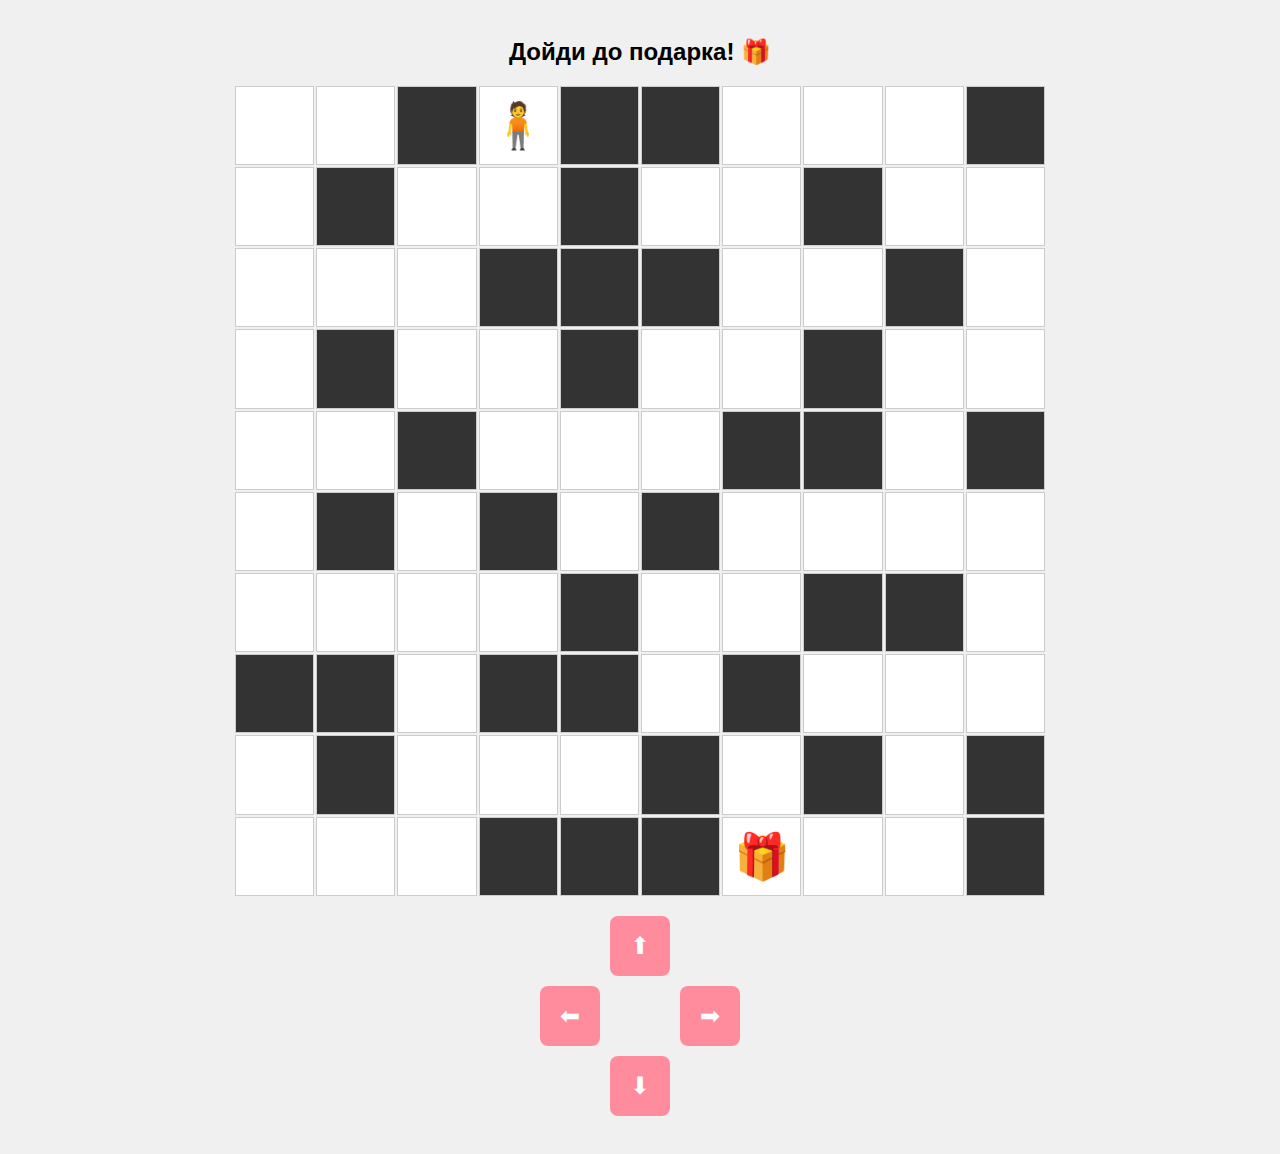
<file: first-game.html>
<!DOCTYPE html>
<html lang="ru">
	<head>
		<meta name="viewport" content="width=device-width, initial-scale=1" />
		<meta charset="UTF-8" />
		<title>Мини-лабиринт</title>
		<style>
			body {
				font-family: sans-serif;
				text-align: center;
				background-color: #f0f0f0;
				padding: 10px;
			}

			.grid {
				display: grid;
				grid-template-columns: repeat(10, 1fr);
				grid-template-rows: repeat(10, 1fr);
				gap: 2px;
				width: 90vmin;
				height: 90vmin;
				margin: 0 auto 20px;
			}

			.cell {
				background-color: #fff;
				border: 1px solid #ccc;
				font-size: 5vmin;
				display: flex;
				justify-content: center;
				align-items: center;
			}

			.wall {
				background-color: #333;
			}

			.joystick {
				display: grid;
				grid-template-columns: 60px 60px 60px;
				grid-template-rows: 60px 60px 60px;
				gap: 10px;
				justify-content: center;
				margin: 20px auto;
			}

			.joy-btn {
				font-size: 24px;
				padding: 10px;
				background-color: #ff8c9d;
				color: white;
				border: none;
				border-radius: 8px;
				cursor: pointer;
			}

			.joy-btn:active {
				background-color: #ff6b81;
			}

			#nextBtn {
				display: none;
				margin-top: 20px;
				padding: 10px 20px;
				background-color: #4caf50;
				color: white;
				border: none;
				font-size: 18px;
				border-radius: 8px;
				cursor: pointer;
			}
		</style>
	</head>
	<body>
		<h2>Дойди до подарка! 🎁</h2>

		<div class="grid" id="grid"></div>

		<div class="joystick">
			<div></div>
			<button class="joy-btn" onclick="move('up')">⬆</button>
			<div></div>
			<button class="joy-btn" onclick="move('left')">⬅</button>
			<div></div>
			<button class="joy-btn" onclick="move('right')">➡</button>
			<div></div>
			<button class="joy-btn" onclick="move('down')">⬇</button>
			<div></div>
		</div>

		<button id="nextBtn" onclick="window.location.href='guess-num.html'">
			Продолжить 🎉
		</button>
		<script>
			const gridSize = 10
			let playerPos = { x: 3, y: 0 }
			const giftPos = { x: 6, y: 9 }

			const path = new Set([
				// строка 0
				'0-0',
				'1-0',
				'3-0',
				'6-0',
				'7-0',
				'8-0',
				// строка 1
				'0-1',
				'2-1',
				'3-1',
				'5-1',
				'6-1',
				'8-1',
				'9-1',
				// строка 2
				'0-2',
				'1-2',
				'2-2',
				'6-2',
				'7-2',
				'9-2',
				// строка 3
				'0-3',
				'2-3',
				'3-3',
				'5-3',
				'6-3',
				'8-3',
				'9-3',
				// строка 4
				'0-4',
				'1-4',
				'3-4',
				'4-4',
				'5-4',
				'8-4',
				// строка 5
				'0-5',
				'2-5',
				'4-5',
				'6-5',
				'7-5',
				'8-5',
				'9-5',
				// строка 6
				'0-6',
				'1-6',
				'2-6',
				'3-6',
				'5-6',
				'6-6',
				'9-6',
				// строка 7
				'2-7',

				'5-7',
				'7-7',
				'8-7',
				'9-7',
				// строка 8
				'0-8',
				'2-8',
				'3-8',
				'4-8',
				'6-8',
				'8-8',
				// строка 9
				'0-9',
				'1-9',
				'2-9',
				'6-9',
				'7-9',
				'8-9',
			])

			function isWall(x, y) {
				return !path.has(`${x}-${y}`)
			}

			function createGrid() {
				const grid = document.getElementById('grid')
				grid.innerHTML = ''

				for (let y = 0; y < gridSize; y++) {
					for (let x = 0; x < gridSize; x++) {
						const cell = document.createElement('div')
						cell.classList.add('cell')

						if (isWall(x, y)) {
							cell.classList.add('wall')
						} else if (playerPos.x === x && playerPos.y === y) {
							cell.textContent = '🧍'
						} else if (giftPos.x === x && giftPos.y === y) {
							cell.textContent = '🎁'
						}

						grid.appendChild(cell)
					}
				}
			}

			function move(direction) {
				const next = { ...playerPos }
				if (direction === 'up') next.y--
				if (direction === 'down') next.y++
				if (direction === 'left') next.x--
				if (direction === 'right') next.x++

				if (
					next.x >= 0 &&
					next.x < gridSize &&
					next.y >= 0 &&
					next.y < gridSize &&
					!isWall(next.x, next.y)
				) {
					playerPos = next
					createGrid()
					checkWin()
				}
			}

			function checkWin() {
				if (playerPos.x === giftPos.x && playerPos.y === giftPos.y) {
					document.getElementById('nextBtn').style.display = 'inline-block'
					alert('Ты нашла подарок! 🎁🥳')
				}
			}

			createGrid()
		</script>
	</body>
</html>
</file>
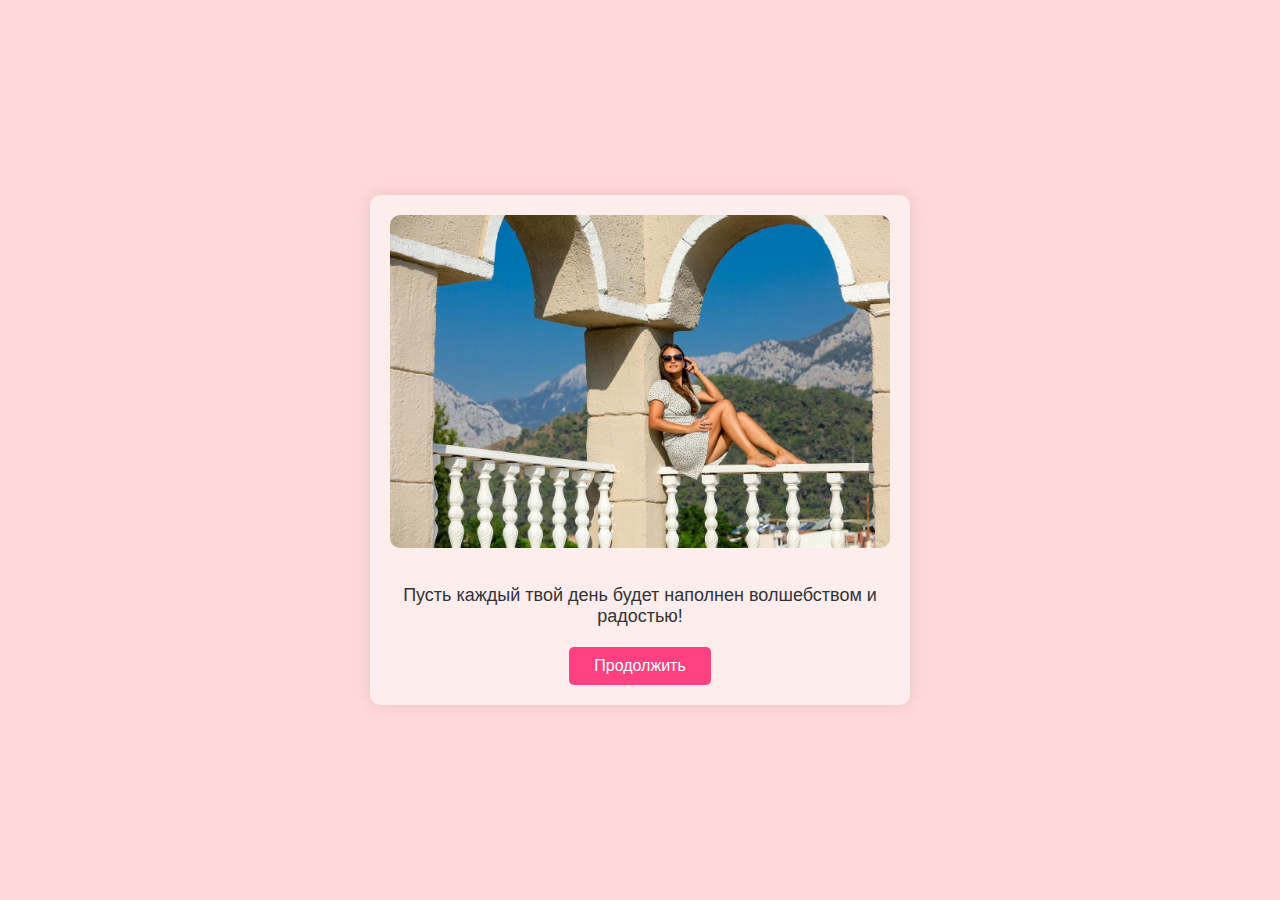
<file: gallery.html>
<!DOCTYPE html>
<html lang="ru">
	<head>
		<meta charset="UTF-8" />
		<meta name="viewport" content="width=device-width, initial-scale=1.0" />
		<title>Фотогалерея-поздравление</title>
		<style>
			body {
				margin: 0;
				padding: 0;
				font-family: sans-serif;
				background: #ffd9d9;
				display: flex;
				justify-content: center;
				align-items: center;
				min-height: 100vh;
			}

			main {
				text-align: center;
				padding: 20px;
				background: #fdeded;
				border-radius: 10px;
				box-shadow: 0 0 15px rgba(0, 0, 0, 0.1);
				max-width: 500px;
				width: 90%;
			}

			img {
				width: 100%;
				height: auto;
				border-radius: 10px;
				margin-bottom: 15px;
			}

			p {
				font-size: 18px;
				color: #333;
				margin-bottom: 20px;
			}

			button {
				padding: 10px 25px;
				font-size: 16px;
				background-color: #ff4081;
				color: white;
				border: none;
				border-radius: 5px;
				cursor: pointer;
				transition: background-color 0.3s;
			}

			button:hover {
				background-color: #e73370;
			}
		</style>
	</head>
	<body>
		<main>
			<img id="random-image" src="" alt="Поздравление" />
			<p id="random-text"></p>
			<button onclick="showRandom()">Продолжить</button>
		</main>

		<script>
			const images = [
				'assets/images/photo1.jpg',
				'assets/images/photo2.jpg',
				'assets/images/photo3.jpg',
				'assets/images/photo4.jpg',
				'assets/images/photo5.jpg',
				'assets/images/photo6.jpg',
				'assets/images/photo7.jpg',
				'assets/images/photo8.jpg',
				'assets/images/photo9.jpg',
				'assets/images/photo10.jpg',
				'assets/images/photo11.jpg',
				'assets/images/photo12.jpg',
				'assets/images/photo13.jpg',
				'assets/images/photo14.jpg',
				'assets/images/photo15.jpg',
				'assets/images/photo16.jpg',
				'assets/images/photo17.jpg',
				'assets/images/photo18.jpg',
				'assets/images/photo19.jpg',
				'assets/images/photo20.jpg',
				'assets/images/photo21.jpg',
				'assets/images/photo22.jpg',
				'assets/images/photo23.jpg',
				'assets/images/photo24.jpg',
				'assets/images/photo25.jpg',
				'assets/images/photo26.jpg',
				'assets/images/photo27.jpg',
				'assets/images/photo28.jpg',
				'assets/images/photo29.jpg',
				'assets/images/photo30.jpg',
				'assets/images/photo31.jpg',
				'assets/images/photo32.jpg',
				'assets/images/photo33.jpg',
				'assets/images/photo34.jpg',
				'assets/images/photo35.jpg',
				'assets/images/photo36.jpg',
				'assets/images/photo37.jpg',
				'assets/images/photo38.jpg',
				'assets/images/photo39.jpg',
				'assets/images/photo40.jpg',
				'assets/images/photo41.jpg',
				'assets/images/photo42.jpg',
				'assets/images/photo43.jpg',
				'assets/images/photo44.jpg',
				'assets/images/photo45.jpg',
				'assets/images/photo46.jpg',
				'assets/images/photo47.jpg',
				'assets/images/photo48.jpg',
				'assets/images/photo49.jpg',
				'assets/images/photo50.jpg',
				'assets/images/photo51.jpg',
				'assets/images/photo52.jpg',
				'assets/images/photo53.jpg',
				'assets/images/photo54.jpg',
				'assets/images/photo55.jpg',
				'assets/images/photo56.jpg',
				'assets/images/photo57.jpg',
				'assets/images/photo58.jpg',
				'assets/images/photo59.jpg',
				'assets/images/photo60.jpg',
				'assets/images/photo61.jpg',
				'assets/images/photo62.jpg',
				'assets/images/photo63.jpg',
				'assets/images/photo64.jpg',
				'assets/images/photo65.jpg',
				'assets/images/photo66.jpg',
				'assets/images/photo67.jpg',
				'assets/images/photo68.jpg',
				'assets/images/photo69.jpg',
				'assets/images/photo70.jpg',
				'assets/images/photo71.jpg',
				'assets/images/photo72.jpg',
				'assets/images/photo73.jpg',
				'assets/images/photo74.jpg',
				'assets/images/photo75.jpg',
				'assets/images/photo76.jpg',
			]

			const texts = [
				'Ты самая добрая и светлая, люблю тебя!',
				'Пусть сбудется всё, о чём ты мечтаешь!',
				'Оставайся такой же весёлой и неповторимой!',
				'Ты делаешь этот мир ярче одним только присутствием!',
				'Твоя улыбка — мой главный источник вдохновения!',
				'Ты невероятно талантливая и красивая!',
				'С тобой каждый день становится праздником!',
				'Ты — чудо, которое случилось в моей жизни!',
				'Пусть жизнь приносит тебе только радость и любовь!',
				'Ты умеешь согревать сердца своей добротой!',
				'Я благодарен судьбе за то, что ты есть!',
				'Ты — источник света, тепла и счастья!',
				'Пусть каждый твой день будет наполнен магией!',
				'Ты умеешь быть сильной и нежной одновременно!',
				'Твоя энергия вдохновляет и окрыляет!',
				'Ты всегда знаешь, как поддержать и подарить тепло!',
				'Ты заслуживаешь только самого лучшего!',
				'Ты удивительная, неповторимая, настоящая!',
				'Пусть твоя душа поёт от счастья!',
				'Ты умеешь превращать обычные моменты в сказку!',
				'С тобой всё становится возможным!',
				'Ты даришь любовь просто так — и это чудо!',
				'Спасибо за твою доброту, нежность и свет!',
				'Ты — самое доброе и светлое создание на этой планете, обожаю тебя!',
				'Пусть каждая твоя мечта исполнится, как по волшебству!',
				'Оставайся такой же лучезарной, жизнерадостной и уникальной!',
				'Твоё присутствие делает любой день в разы прекраснее!',
				'Твоя улыбка — как луч солнца в пасмурный день!',
				'Ты сочетаешь в себе столько талантов и красоты — это восхищает!',
				'С тобой даже обычный вечер превращается в праздник!',
				'Ты — самое настоящее чудо, подаренное мне судьбой!',
				'Пусть твоя жизнь будет наполнена только счастьем и любовью!',
				'Ты умеешь согревать душу одним только словом!',
				'Я бесконечно благодарен вселенной за то, что ты в моей жизни!',
				'Ты — воплощение тепла, света и нежности!',
				'Пусть каждый твой день будет наполнен волшебством и радостью!',
				'Ты умеешь быть одновременно сильной, как скала, и нежной, как весенний ветерок!',
				'Твоя энергия заряжает позитивом всех вокруг!',
				'Ты всегда знаешь, как поддержать и подарить ощущение дома!',
				'Ты заслуживаешь всего самого прекрасного, что есть в этом мире!',
				'Ты — удивительное, неповторимое и самое настоящее чудо!',
				'Пусть твоя душа всегда поёт от счастья!',
				'Ты умеешь превращать даже рутину в сказочные моменты!',
				'С тобой я верю, что невозможного — не существует!',
				'Ты даришь любовь так легко и естественно — это бесценно!',
				'Спасибо тебе за твою безграничную доброту и свет, который ты несёшь!',
			]

			function showRandom() {
				const img = document.getElementById('random-image')
				const txt = document.getElementById('random-text')

				const randomImg = images[Math.floor(Math.random() * images.length)]
				const randomText = texts[Math.floor(Math.random() * texts.length)]

				img.src = randomImg
				txt.textContent = randomText
			}

			// Показать что-то при первой загрузке
			window.onload = showRandom
		</script>
	</body>
</html>
</file>
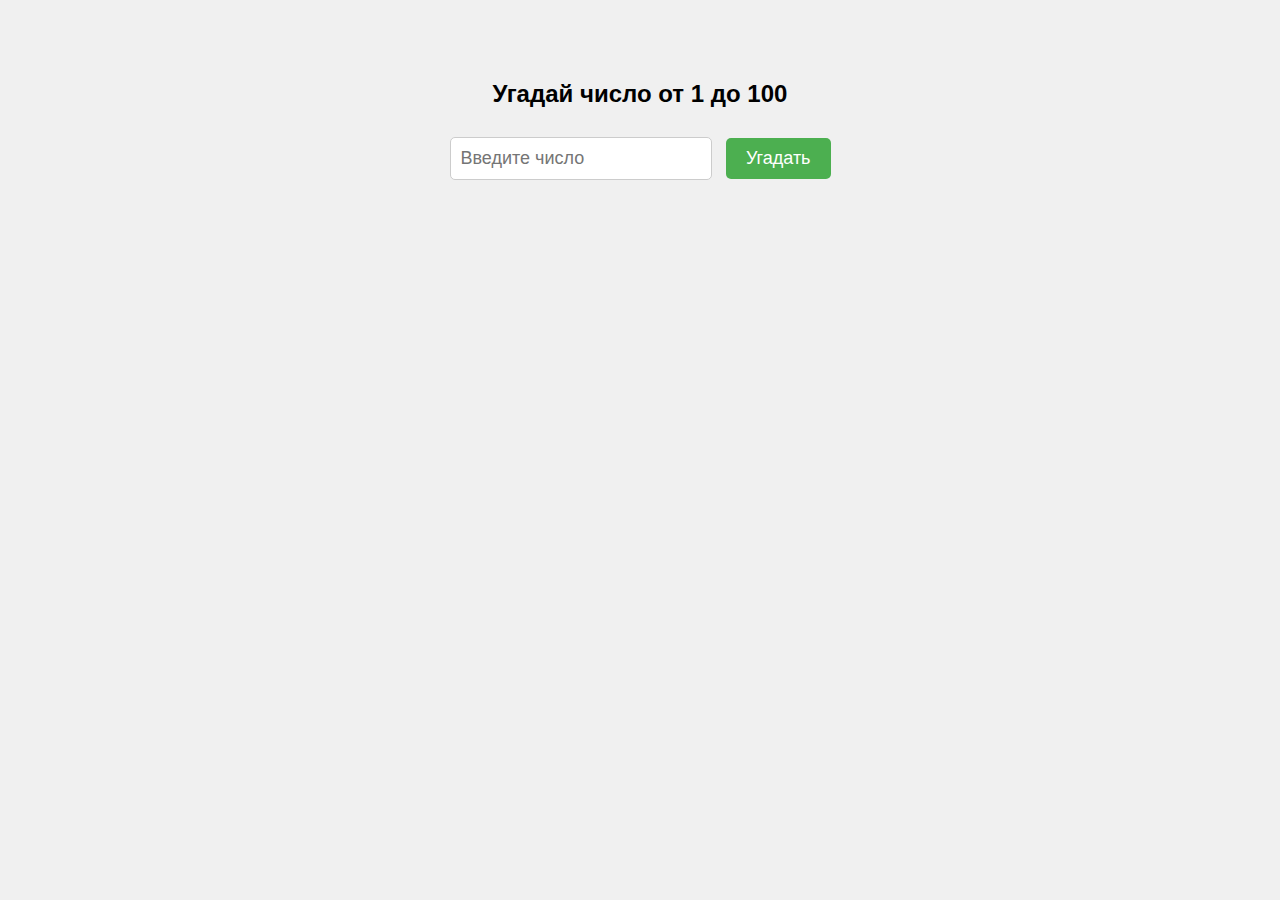
<file: guess-num.html>
<!DOCTYPE html>
<html lang="ru">
	<head>
		<meta charset="UTF-8" />
		<meta name="viewport" content="width=device-width, initial-scale=1" />
		<title>Угадай число</title>
		<style>
			body {
				font-family: Arial, sans-serif;
				max-width: 400px;
				margin: 40px auto;
				padding: 20px;
				background: #f0f0f0;
				text-align: center;
				border-radius: 10px;
			}
			input[type='number'] {
				padding: 10px;
				width: 60%;
				font-size: 18px;
				border-radius: 5px;
				border: 1px solid #ccc;
			}
			button {
				padding: 10px 20px;
				margin-top: 10px;
				font-size: 18px;
				margin-left: 10px;
				cursor: pointer;
				border-radius: 5px;
				border: none;
				background-color: #4caf50;
				color: white;
			}
			button:hover {
				background-color: #45a049;
			}
			#result {
				margin-top: 20px;
				font-size: 20px;
			}
			#attempts {
				margin-top: 10px;
				color: #555;
			}
			#continueBtn {
				margin-top: 20px;
				display: none;
				background-color: #2196f3;
			}
			#continueBtn:hover {
				background-color: #0b7dda;
			}
		</style>
	</head>
	<body>
		<h2>Угадай число от 1 до 100</h2>
		<input
			id="guessInput"
			type="number"
			min="1"
			max="100"
			placeholder="Введите число"
		/>
		<button onclick="checkGuess()">Угадать</button>

		<div id="result"></div>
		<div id="attempts"></div>
		<button
			onclick="restartGame()"
			style="margin-top: 20px; display: none"
			id="restartBtn"
		>
			Начать заново
		</button>
		<button id="continueBtn" onclick="goNextPage()">Продолжить</button>

		<script>
			let secretNumber = Math.floor(Math.random() * 100) + 1
			let attempts = 0
			const guessInput = document.getElementById('guessInput')
			const result = document.getElementById('result')
			const attemptsDiv = document.getElementById('attempts')
			const restartBtn = document.getElementById('restartBtn')
			const continueBtn = document.getElementById('continueBtn')

			function checkGuess() {
				const guess = Number(guessInput.value)
				if (!guess || guess < 1 || guess > 100) {
					result.textContent = 'Введите число от 1 до 100!'
					result.style.color = 'red'
					return
				}
				attempts++
				if (guess === secretNumber) {
					result.textContent = `Поздравляем! Вы угадали число ${secretNumber} за ${attempts} попыток.`
					result.style.color = 'green'
					guessInput.disabled = true
					restartBtn.style.display = 'inline-block'
					continueBtn.style.display = 'inline-block'
				} else if (guess < secretNumber) {
					result.textContent = 'Загаданное число больше.'
					result.style.color = 'black'
				} else {
					result.textContent = 'Загаданное число меньше.'
					result.style.color = 'black'
				}
				attemptsDiv.textContent = `Попыток: ${attempts}`
				guessInput.value = ''
				guessInput.focus()
			}

			function restartGame() {
				secretNumber = Math.floor(Math.random() * 100) + 1
				attempts = 0
				result.textContent = ''
				attemptsDiv.textContent = ''
				guessInput.disabled = false
				guessInput.value = ''
				guessInput.focus()
				restartBtn.style.display = 'none'
				continueBtn.style.display = 'none'
			}

			function goNextPage() {
				// Здесь укажи нужный URL страницы для перехода
				window.location.href = 'tetris.html'
			}
		</script>
	</body>
</html>
</file>
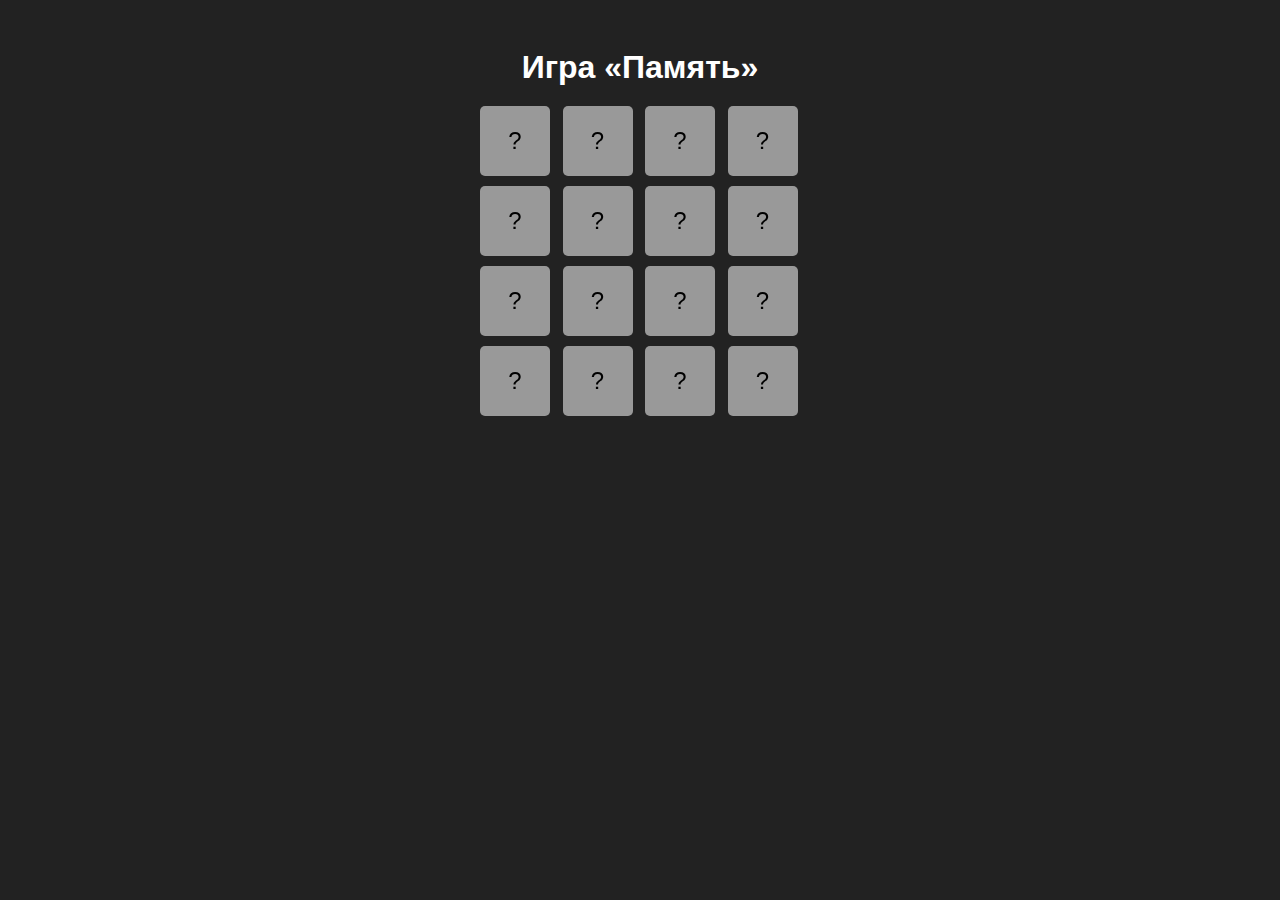
<file: memory.html>
<!DOCTYPE html>
<html lang="ru">
	<head>
		<meta charset="UTF-8" />
		<meta name="viewport" content="width=device-width, initial-scale=1.0" />
		<title>Игра Память</title>
		<style>
			body {
				font-family: sans-serif;
				background: #222;
				color: white;
				text-align: center;
				padding: 20px;
			}

			h1 {
				margin-bottom: 20px;
			}

			.memory-game {
				width: 320px;
				margin: 0 auto;
				display: grid;
				grid-template-columns: repeat(4, 1fr);
				gap: 10px;
			}

			.memory-card {
				width: 70px;
				height: 70px;
				position: relative;
				perspective: 1000px; /* нужно для 3D вращения */
			}

			.card-inner {
				width: 100%;
				height: 100%;
				position: relative;
				transition: transform 0.5s;
				transform-style: preserve-3d;
			}

			.memory-card.flip .card-inner {
				transform: rotateY(180deg);
			}

			.front-face,
			.back-face {
				position: absolute;
				width: 100%;
				height: 100%;
				backface-visibility: hidden;
				border-radius: 5px;
				top: 0;
				left: 0;
			}

			.front-face {
				transform: rotateY(180deg);
				object-fit: cover;
			}

			.back-face {
				background: #999;
				display: flex;
				align-items: center;
				justify-content: center;
				font-size: 24px;
				color: black;
			}

			#continueBtn {
				display: none;
				margin-top: 20px;
				padding: 10px 20px;
				background: #2196f3;
				color: white;
				border: none;
				border-radius: 5px;
				cursor: pointer;
			}

			#continueBtn:hover {
				background-color: #0b7dda;
			}
			@media screen and (max-width: 360px) {
				body {
					padding: 0;
				}
				.memory-card {
					width: 60px;
					height: 60px;
				}
			}
		</style>
	</head>
	<body>
		<h1>Игра «Память»</h1>
		<div class="memory-game"></div>

		<button id="continueBtn" onclick="goNextPage()">Продолжить</button>

		<script>
			const images = [
				'assets/images/photo4.jpg',
				'assets/images/photo5.jpg',
				'assets/images/photo6.jpg',
				'assets/images/photo7.jpg',
				'assets/images/photo10.jpg',
				'assets/images/photo13.jpg',
				'assets/images/photo15.jpg',
				'assets/images/photo9.jpg',
			]

			const gameContainer = document.querySelector('.memory-game')
			let cards = []
			let hasFlippedCard = false
			let lockBoard = false
			let firstCard, secondCard
			let matchedPairs = 0

			function setupGame() {
				const allImages = [...images, ...images]
				allImages.sort(() => 0.5 - Math.random())

				allImages.forEach(src => {
					const card = document.createElement('div')
					card.classList.add('memory-card')
					card.innerHTML = `
          <div class="card-inner">
            <img src="${src}" class="front-face" />
            <div class="back-face">?</div>
          </div>
            `
					card.addEventListener('click', flipCard)
					gameContainer.appendChild(card)
					cards.push(card)
				})
			}

			function flipCard() {
				if (lockBoard || this === firstCard) return

				this.classList.add('flip')

				if (!hasFlippedCard) {
					hasFlippedCard = true
					firstCard = this
					return
				}

				secondCard = this
				checkForMatch()
			}

			function checkForMatch() {
				const isMatch =
					firstCard.querySelector('img').src ===
					secondCard.querySelector('img').src
				isMatch ? disableCards() : unflipCards()
			}

			function disableCards() {
				firstCard.removeEventListener('click', flipCard)
				secondCard.removeEventListener('click', flipCard)
				resetBoard()

				matchedPairs++
				if (matchedPairs === 8) {
					document.getElementById('continueBtn').style.display = 'inline-block'
					setTimeout(() => alert('Поздравляем! Все пары найдены!'), 300)
				}
			}

			function unflipCards() {
				lockBoard = true
				setTimeout(() => {
					firstCard.classList.remove('flip')
					secondCard.classList.remove('flip')
					resetBoard()
				}, 1000)
			}

			function resetBoard() {
				;[hasFlippedCard, lockBoard] = [false, false]
				;[firstCard, secondCard] = [null, null]
			}

			function goNextPage() {
				window.location.href = 'gallery.html' // замени на нужный URL
			}

			setupGame()
		</script>
	</body>
</html>
</file>
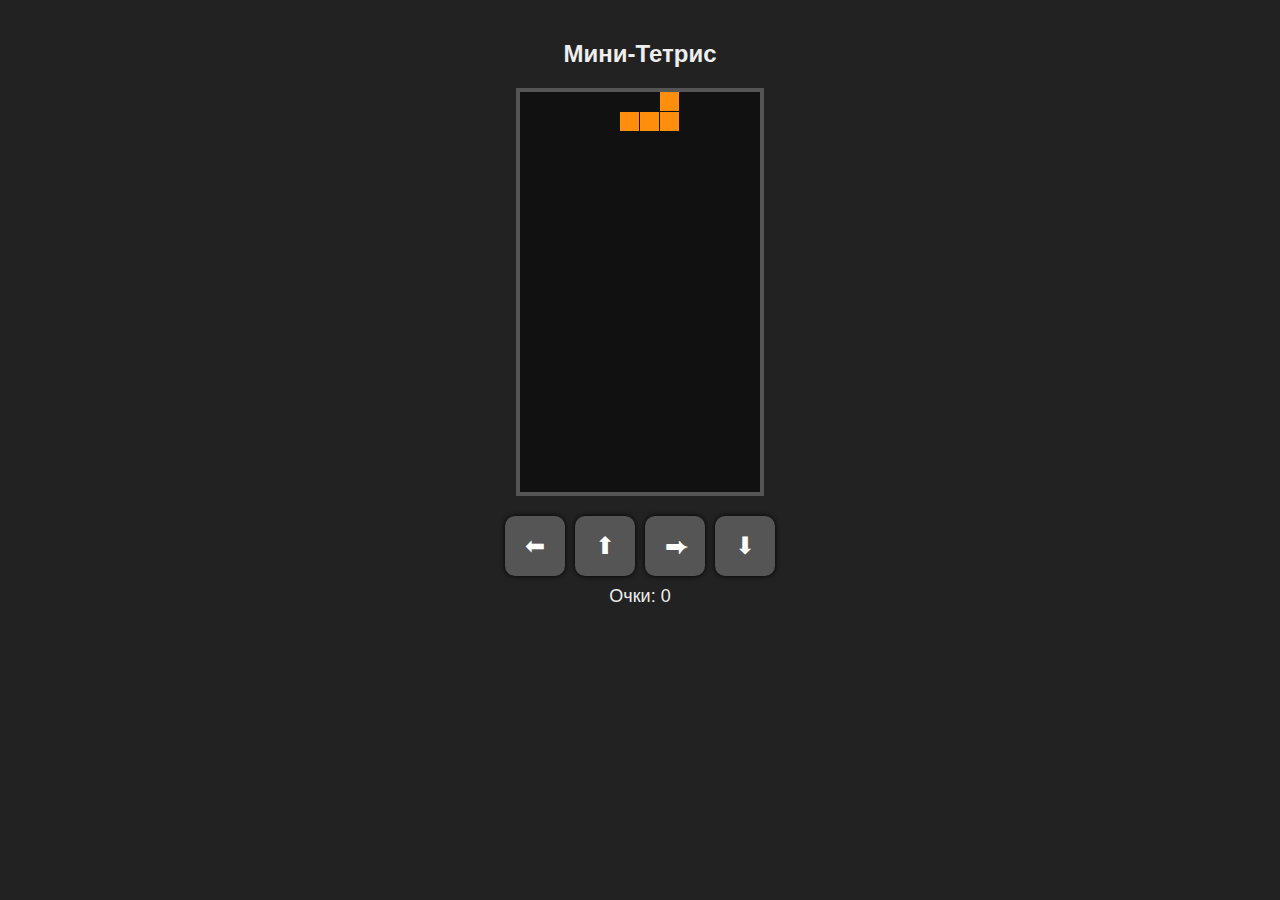
<file: tetris.html>
<!DOCTYPE html>
<html lang="ru">
	<head>
		<meta charset="UTF-8" />
		<meta name="viewport" content="width=device-width, initial-scale=1" />
		<title>Мини-Тетрис</title>
		<style>
			body {
				font-family: Arial, sans-serif;
				text-align: center;
				background: #222;
				color: #eee;
				margin: 0;
				padding: 20px;
			}
			#tetris {
				margin: 20px auto;
				background: #111;
				border: 4px solid #555;
				display: block;
				image-rendering: pixelated;
			}
			#score {
				font-size: 18px;
				margin-top: 10px;
			}
			button#continueBtn {
				display: none;
				padding: 10px 20px;
				font-size: 18px;
				margin-top: 20px;
				cursor: pointer;
				border-radius: 5px;
				border: none;
				background-color: #2196f3;
				color: white;
			}

			button#continueBtn:hover {
				background-color: #0b7dda;
			}

			.mobile-controls {
				display: flex;
				flex-wrap: wrap;
				justify-content: center;
				gap: 10px;
				margin-top: 20px;
			}
			#restartBtn {
				display: none;
				padding: 10px 20px;
				font-size: 18px;
				margin-top: 20px;
				margin-left: 10px;
				cursor: pointer;
				border-radius: 5px;
				border: none;
				background-color: #4caf50;
				color: white;
			}

			#restartBtn:hover {
				background-color: #388e3c;
			}

			.mobile-controls button {
				font-size: 24px;
				padding: 15px 20px;
				border-radius: 10px;
				border: none;
				background-color: #555;
				color: white;
				width: 60px;
				height: 60px;
				box-shadow: 0 0 5px #000;
				cursor: pointer;
				transition: background 0.2s;
			}

			.mobile-controls button:active {
				background-color: #777;
			}
		</style>
	</head>
	<body>
		<h2>Мини-Тетрис</h2>
		<canvas id="tetris" width="240" height="400"></canvas>
		<!-- Джойстик для мобильных -->
		<div class="mobile-controls">
			<button onclick="playerMove(-1)">⬅</button>
			<button onclick="playerRotate(1)">⬆</button>
			<button onclick="playerMove(1)">⮕</button>
			<button onclick="playerDrop()">⬇</button>
		</div>
		<div id="score">Очки: 0</div>
		<button id="continueBtn" onclick="goNextPage()">Продолжить</button>
		<button id="restartBtn" onclick="restartGame()">Начать заново</button>

		<script>
			const canvas = document.getElementById('tetris')
			const ctx = canvas.getContext('2d')
			const scale = 20 // размер квадрата
			const cols = 12
			const rows = 20
			canvas.width = cols * scale
			canvas.height = rows * scale

			// Цвета фигур
			const colors = [
				null,
				'#FF0D72', // Т
				'#0DC2FF', // I
				'#0DFF72', // S
				'#F538FF', // Z
				'#FF8E0D', // L
				'#FFE138', // J
				'#3877FF', // O
			]

			// Фигуры (матрицы)
			const pieces = {
				T: [
					[0, 1, 0],
					[1, 1, 1],
					[0, 0, 0],
				],
				I: [
					[0, 0, 0, 0],
					[2, 2, 2, 2],
					[0, 0, 0, 0],
					[0, 0, 0, 0],
				],
				S: [
					[0, 3, 3],
					[3, 3, 0],
					[0, 0, 0],
				],
				Z: [
					[4, 4, 0],
					[0, 4, 4],
					[0, 0, 0],
				],
				L: [
					[0, 0, 5],
					[5, 5, 5],
					[0, 0, 0],
				],
				J: [
					[6, 0, 0],
					[6, 6, 6],
					[0, 0, 0],
				],
				O: [
					[7, 7],
					[7, 7],
				],
			}

			function createMatrix(w, h) {
				const matrix = []
				while (h--) {
					matrix.push(new Array(w).fill(0))
				}
				return matrix
			}

			// Игровое поле
			const arena = createMatrix(cols, rows)

			// Игрок (фигура)
			const player = {
				pos: { x: 0, y: 0 },
				matrix: null,
				score: 0,
			}

			function drawMatrix(matrix, offset) {
				matrix.forEach((row, y) => {
					row.forEach((value, x) => {
						if (value !== 0) {
							ctx.fillStyle = colors[value]
							ctx.fillRect(
								(x + offset.x) * scale,
								(y + offset.y) * scale,
								scale - 1,
								scale - 1
							)
						}
					})
				})
			}

			function collide(arena, player) {
				const m = player.matrix
				const o = player.pos
				for (let y = 0; y < m.length; ++y) {
					for (let x = 0; x < m[y].length; ++x) {
						if (
							m[y][x] !== 0 &&
							(arena[y + o.y] && arena[y + o.y][x + o.x]) !== 0
						) {
							return true
						}
					}
				}
				return false
			}

			function merge(arena, player) {
				player.matrix.forEach((row, y) => {
					row.forEach((value, x) => {
						if (value !== 0) {
							arena[y + player.pos.y][x + player.pos.x] = value
						}
					})
				})
			}

			function rotate(matrix, dir) {
				for (let y = 0; y < matrix.length; ++y) {
					for (let x = 0; x < y; ++x) {
						;[matrix[x][y], matrix[y][x]] = [matrix[y][x], matrix[x][y]]
					}
				}
				if (dir > 0) {
					matrix.forEach(row => row.reverse())
				} else {
					matrix.reverse()
				}
			}

			function playerReset() {
				const piecesKeys = Object.keys(pieces)
				player.matrix =
					pieces[piecesKeys[(piecesKeys.length * Math.random()) | 0]]
				player.pos.y = 0
				player.pos.x = ((cols / 2) | 0) - ((player.matrix[0].length / 2) | 0)

				if (collide(arena, player)) {
					// Конец игры
					gameOver()
				}
			}

			function arenaSweep() {
				let rowCount = 1
				outer: for (let y = arena.length - 1; y >= 0; --y) {
					for (let x = 0; x < arena[y].length; ++x) {
						if (arena[y][x] === 0) {
							continue outer
						}
					}
					// Удаляем строку
					const row = arena.splice(y, 1)[0].fill(0)
					arena.unshift(row)
					player.score += rowCount * 10
					rowCount *= 2
					y++
				}
			}

			function draw() {
				ctx.fillStyle = '#111'
				ctx.fillRect(0, 0, canvas.width, canvas.height)

				drawMatrix(arena, { x: 0, y: 0 })
				drawMatrix(player.matrix, player.pos)
			}

			let dropCounter = 0
			let dropInterval = 800

			let lastTime = 0

			function update(time = 0) {
				const deltaTime = time - lastTime
				lastTime = time

				dropCounter += deltaTime
				if (dropCounter > dropInterval) {
					playerDrop()
				}
				draw()
				if (!gameEnded) {
					requestAnimationFrame(update)
				}
			}

			function playerDrop() {
				player.pos.y++
				if (collide(arena, player)) {
					player.pos.y--
					merge(arena, player)
					arenaSweep()
					updateScore()
					playerReset()
				}
				dropCounter = 0
			}

			function playerMove(dir) {
				player.pos.x += dir
				if (collide(arena, player)) {
					player.pos.x -= dir
				}
			}

			function playerRotate(dir) {
				const pos = player.pos.x
				let offset = 1
				rotate(player.matrix, dir)
				while (collide(arena, player)) {
					player.pos.x += offset
					offset = -(offset + (offset > 0 ? 1 : -1))
					if (offset > player.matrix[0].length) {
						rotate(player.matrix, -dir)
						player.pos.x = pos
						return
					}
				}
			}

			function updateScore() {
				document.getElementById('score').innerText = `Очки: ${player.score}`
			}

			// Кнопка "Продолжить"
			const continueBtn = document.getElementById('continueBtn')

			function gameOver() {
				gameEnded = true
				document.getElementById('continueBtn').style.display = 'inline-block'
				document.getElementById('restartBtn').style.display = 'inline-block'
				alert('Игра окончена!')
			}

			function goNextPage() {
				window.location.href = 'tic-tac.html' // сюда впиши нужный URL
			}
			function restartGame() {
				// Очистить арену
				for (let y = 0; y < arena.length; y++) {
					arena[y].fill(0)
				}
				player.score = 0
				updateScore()
				gameEnded = false
				document.getElementById('continueBtn').style.display = 'none'
				document.getElementById('restartBtn').style.display = 'none'
				playerReset()
				update()
			}

			document.addEventListener('keydown', event => {
				if (gameEnded) return
				if (event.key === 'ArrowLeft') {
					playerMove(-1)
				} else if (event.key === 'ArrowRight') {
					playerMove(1)
				} else if (event.key === 'ArrowDown') {
					playerDrop()
				} else if (event.key === 'ArrowUp') {
					playerRotate(1)
				}
			})

			let gameEnded = false
			playerReset()
			updateScore()
			update()
		</script>
	</body>
</html>
</file>
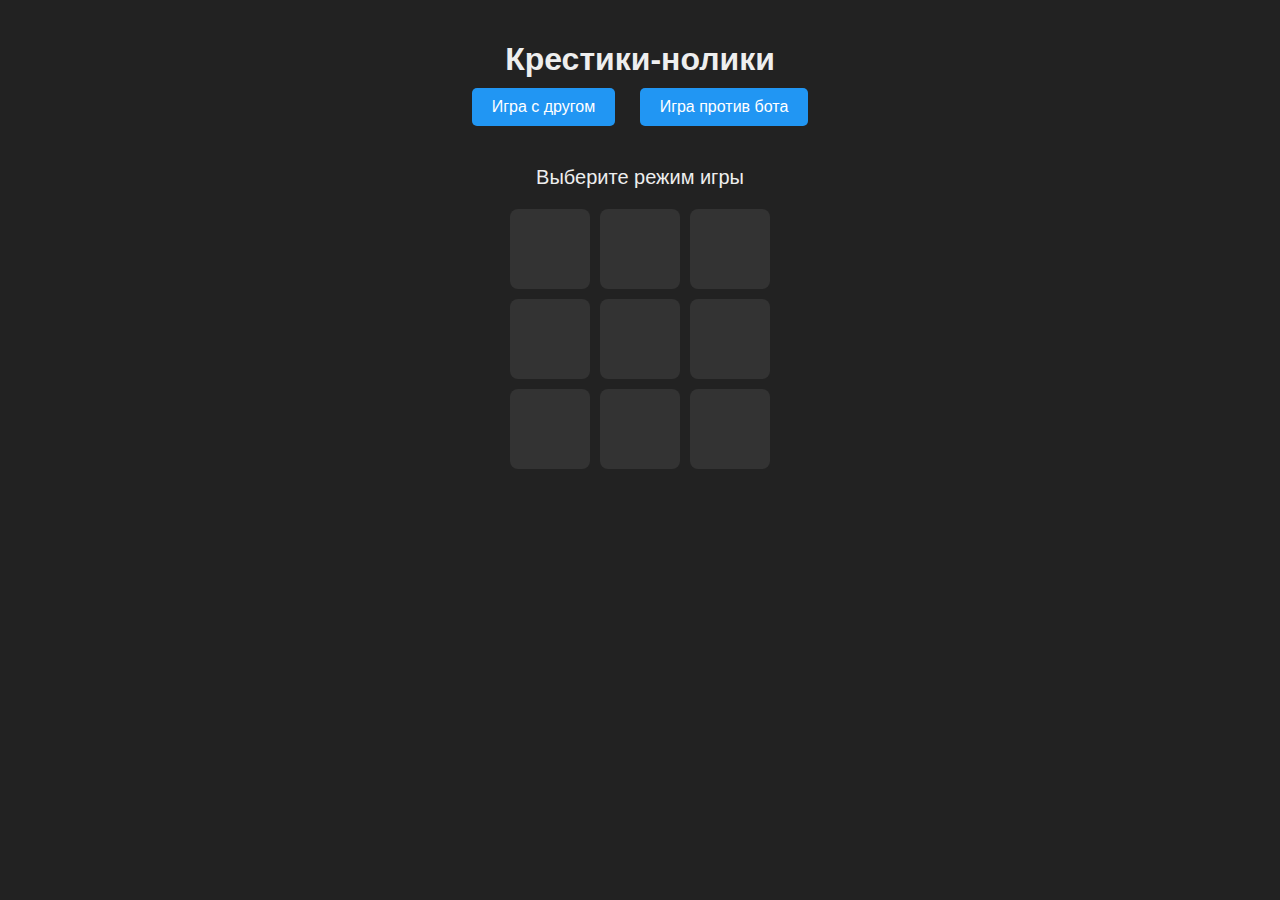
<file: tic-tac.html>
<!DOCTYPE html>
<html lang="ru">
	<head>
		<meta charset="UTF-8" />
		<meta name="viewport" content="width=device-width, initial-scale=1" />
		<title>Крестики-нолики</title>
		<style>
			body {
				font-family: Arial, sans-serif;
				background: #222;
				color: #eee;
				text-align: center;
				margin: 0;
				padding: 20px;
			}
			h1 {
				margin-bottom: 10px;
			}
			#mode-select {
				margin-bottom: 20px;
			}
			button {
				background: #2196f3;
				border: none;
				color: white;
				padding: 10px 20px;
				margin: 0 10px 20px 10px;
				font-size: 16px;
				border-radius: 5px;
				cursor: pointer;
			}
			button:hover {
				background: #0b7dda;
			}
			#board {
				display: grid;
				grid-template-columns: repeat(3, 80px);
				grid-template-rows: repeat(3, 80px);
				gap: 10px;
				justify-content: center;
				margin: 0 auto 20px auto;
			}
			.cell {
				background: #333;
				border-radius: 8px;
				font-size: 48px;
				display: flex;
				justify-content: center;
				align-items: center;
				cursor: pointer;
				user-select: none;
				transition: background-color 0.3s;
			}
			.cell:hover {
				background-color: #444;
			}
			#status {
				font-size: 20px;
				margin-bottom: 20px;
			}
			#restart {
				background: #4caf50;
			}
			#restart:hover {
				background: #388e3c;
			}
			#continue {
				background: #ff9800;
			}
			#continue:hover {
				background: #e68900;
			}
		</style>
	</head>
	<body>
		<h1>Крестики-нолики</h1>

		<div id="mode-select">
			<button id="btn-friend">Игра с другом</button>
			<button id="btn-bot">Игра против бота</button>
		</div>

		<div id="status">Выберите режим игры</div>

		<div id="board"></div>

		<button id="restart" style="display: none">Начать заново</button>
		<button id="continue" style="display: none">Продолжить</button>

		<script>
			const boardElement = document.getElementById('board')
			const statusElement = document.getElementById('status')
			const restartBtn = document.getElementById('restart')
			const continueBtn = document.getElementById('continue')
			const btnFriend = document.getElementById('btn-friend')
			const btnBot = document.getElementById('btn-bot')

			let board = ['', '', '', '', '', '', '', '', ''] // 3x3 поле
			let currentPlayer = 'X'
			let gameActive = false
			let vsBot = false
			let userPlayer = 'X' // символ пользователя, если против бота
			let botPlayer = 'O' // символ бота

			const winningConditions = [
				[0, 1, 2],
				[3, 4, 5],
				[6, 7, 8],
				[0, 3, 6],
				[1, 4, 7],
				[2, 5, 8],
				[0, 4, 8],
				[2, 4, 6],
			]

			function createBoard() {
				boardElement.innerHTML = ''
				for (let i = 0; i < 9; i++) {
					const cell = document.createElement('div')
					cell.classList.add('cell')
					cell.dataset.index = i
					cell.addEventListener('click', onCellClick)
					boardElement.appendChild(cell)
				}
			}

			function onCellClick(e) {
				const index = e.target.dataset.index
				if (!gameActive || board[index] !== '') return

				if (vsBot && currentPlayer !== userPlayer) return // Ждём ход бота

				makeMove(index, currentPlayer)

				if (checkWin(currentPlayer)) {
					endGame(`${currentPlayer} выиграл!`)
					return
				}

				if (isDraw()) {
					endGame('Ничья!')
					return
				}

				switchPlayer()

				if (vsBot && currentPlayer === botPlayer && gameActive) {
					setTimeout(botMove, 400)
				}
			}

			function makeMove(index, player) {
				board[index] = player
				const cell = boardElement.querySelector(`[data-index='${index}']`)
				cell.textContent = player
			}

			function switchPlayer() {
				currentPlayer = currentPlayer === 'X' ? 'O' : 'X'
				statusElement.textContent =
					`Ход игрока: ${currentPlayer}` +
					(vsBot ? (currentPlayer === userPlayer ? ' (Вы)' : ' (Бот)') : '')
			}

			function checkWin(player) {
				return winningConditions.some(condition => {
					return condition.every(i => board[i] === player)
				})
			}

			function isDraw() {
				return board.every(cell => cell !== '')
			}

			function endGame(message) {
				gameActive = false
				statusElement.textContent = message
				restartBtn.style.display = 'inline-block'
				continueBtn.style.display = 'inline-block'
			}

			function botMove() {
				// Простой бот — ход случайным свободным ходом
				let available = []
				board.forEach((cell, i) => {
					if (cell === '') available.push(i)
				})

				if (available.length === 0) return

				const moveIndex =
					available[Math.floor(Math.random() * available.length)]
				makeMove(moveIndex, botPlayer)

				if (checkWin(botPlayer)) {
					endGame(`${botPlayer} выиграл!`)
					return
				}

				if (isDraw()) {
					endGame('Ничья!')
					return
				}

				switchPlayer()
			}

			function startGame(botMode) {
				vsBot = botMode
				board = ['', '', '', '', '', '', '', '', '']

				if (vsBot) {
					// рандомно определяем, кто будет X, кто O
					if (Math.random() < 0.5) {
						userPlayer = 'X'
						botPlayer = 'O'
					} else {
						userPlayer = 'O'
						botPlayer = 'X'
					}
					currentPlayer = 'X' // ход всегда начинается с X
					statusElement.textContent =
						`Ход игрока: ${currentPlayer}` +
						(currentPlayer === userPlayer ? ' (Вы)' : ' (Бот)')
				} else {
					// игра с другом
					userPlayer = 'X'
					botPlayer = 'O'
					currentPlayer = 'X'
					statusElement.textContent = `Ход игрока: ${currentPlayer}`
				}

				gameActive = true
				restartBtn.style.display = 'none'
				continueBtn.style.display = 'none'
				createBoard()

				// Если бот ходит первым — запускаем ход бота
				if (vsBot && currentPlayer === botPlayer) {
					setTimeout(botMove, 400)
				}
			}

			restartBtn.addEventListener('click', () => {
				startGame(vsBot)
			})

			continueBtn.addEventListener('click', () => {
				window.location.href = 'memory.html' // поменяй на нужный URL
			})

			btnFriend.addEventListener('click', () => {
				startGame(false)
			})

			btnBot.addEventListener('click', () => {
				startGame(true)
			})

			createBoard()
		</script>
	</body>
</html>
</file>
